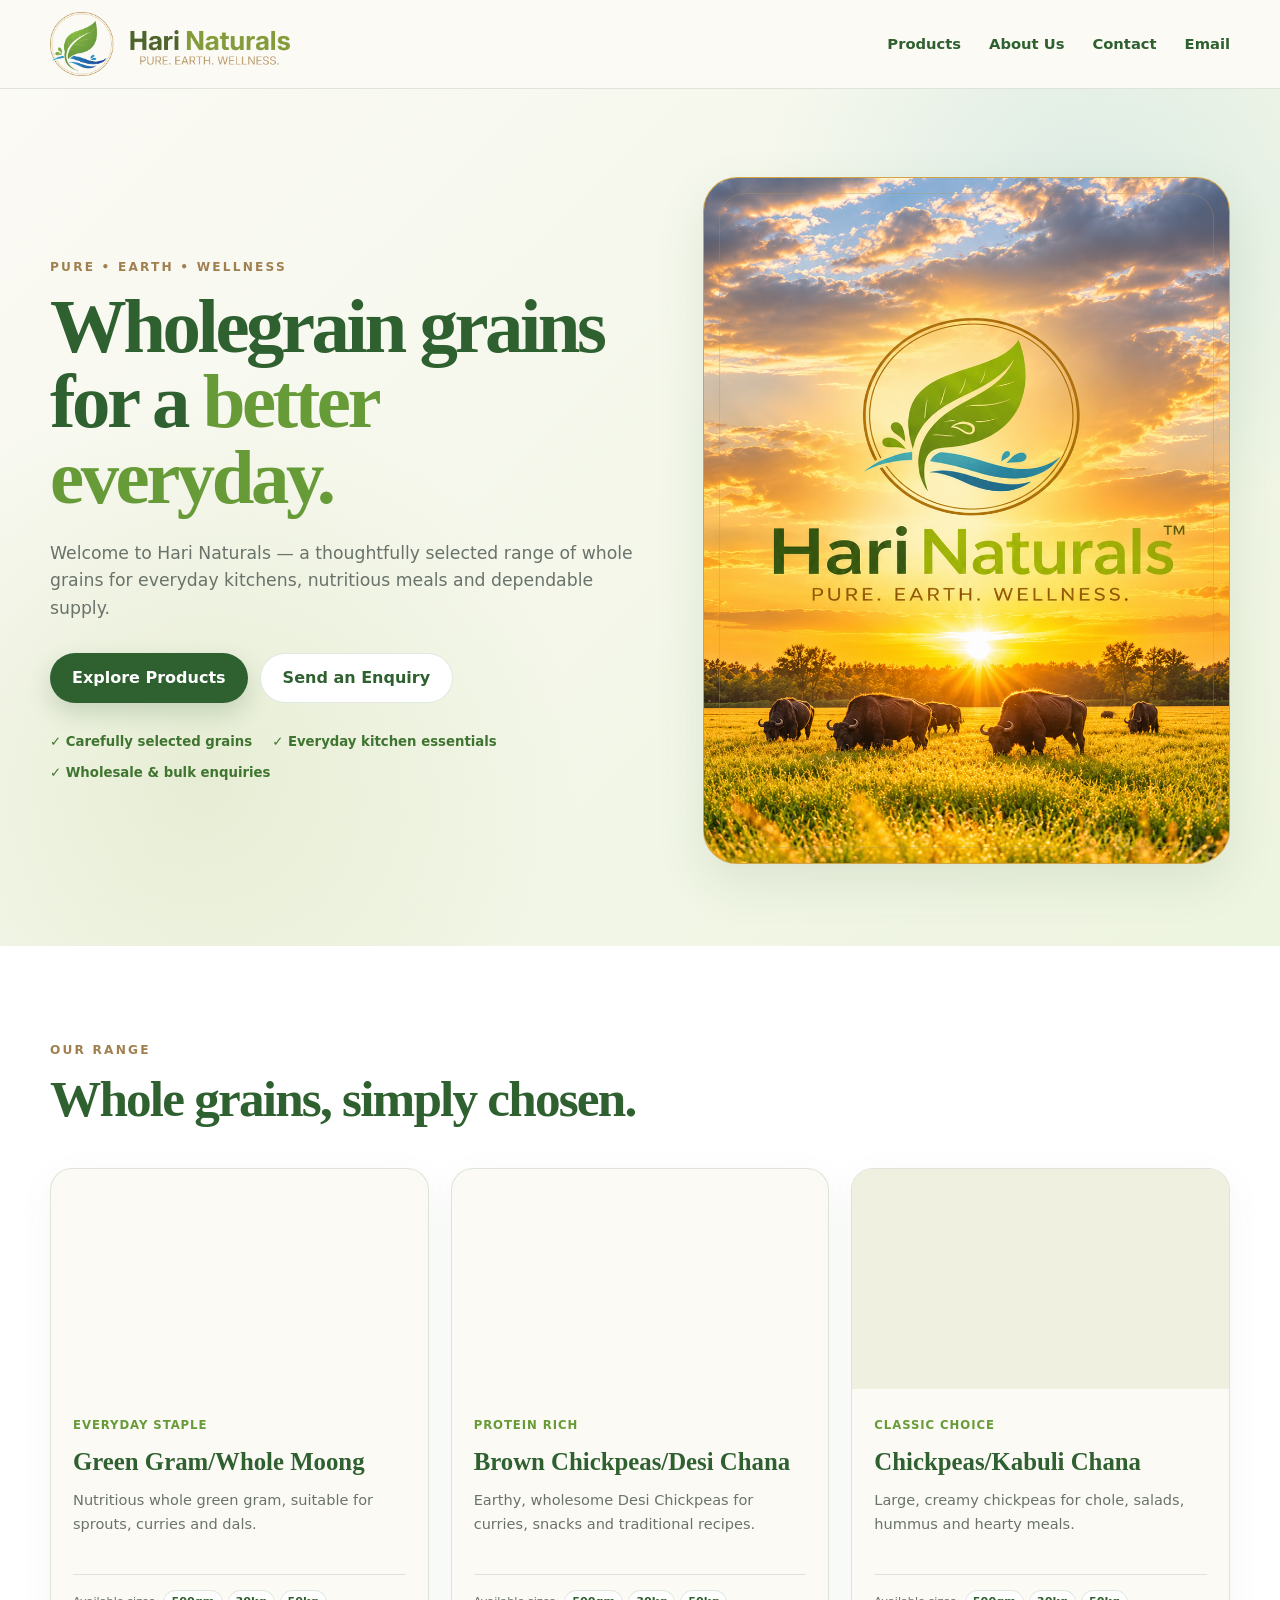
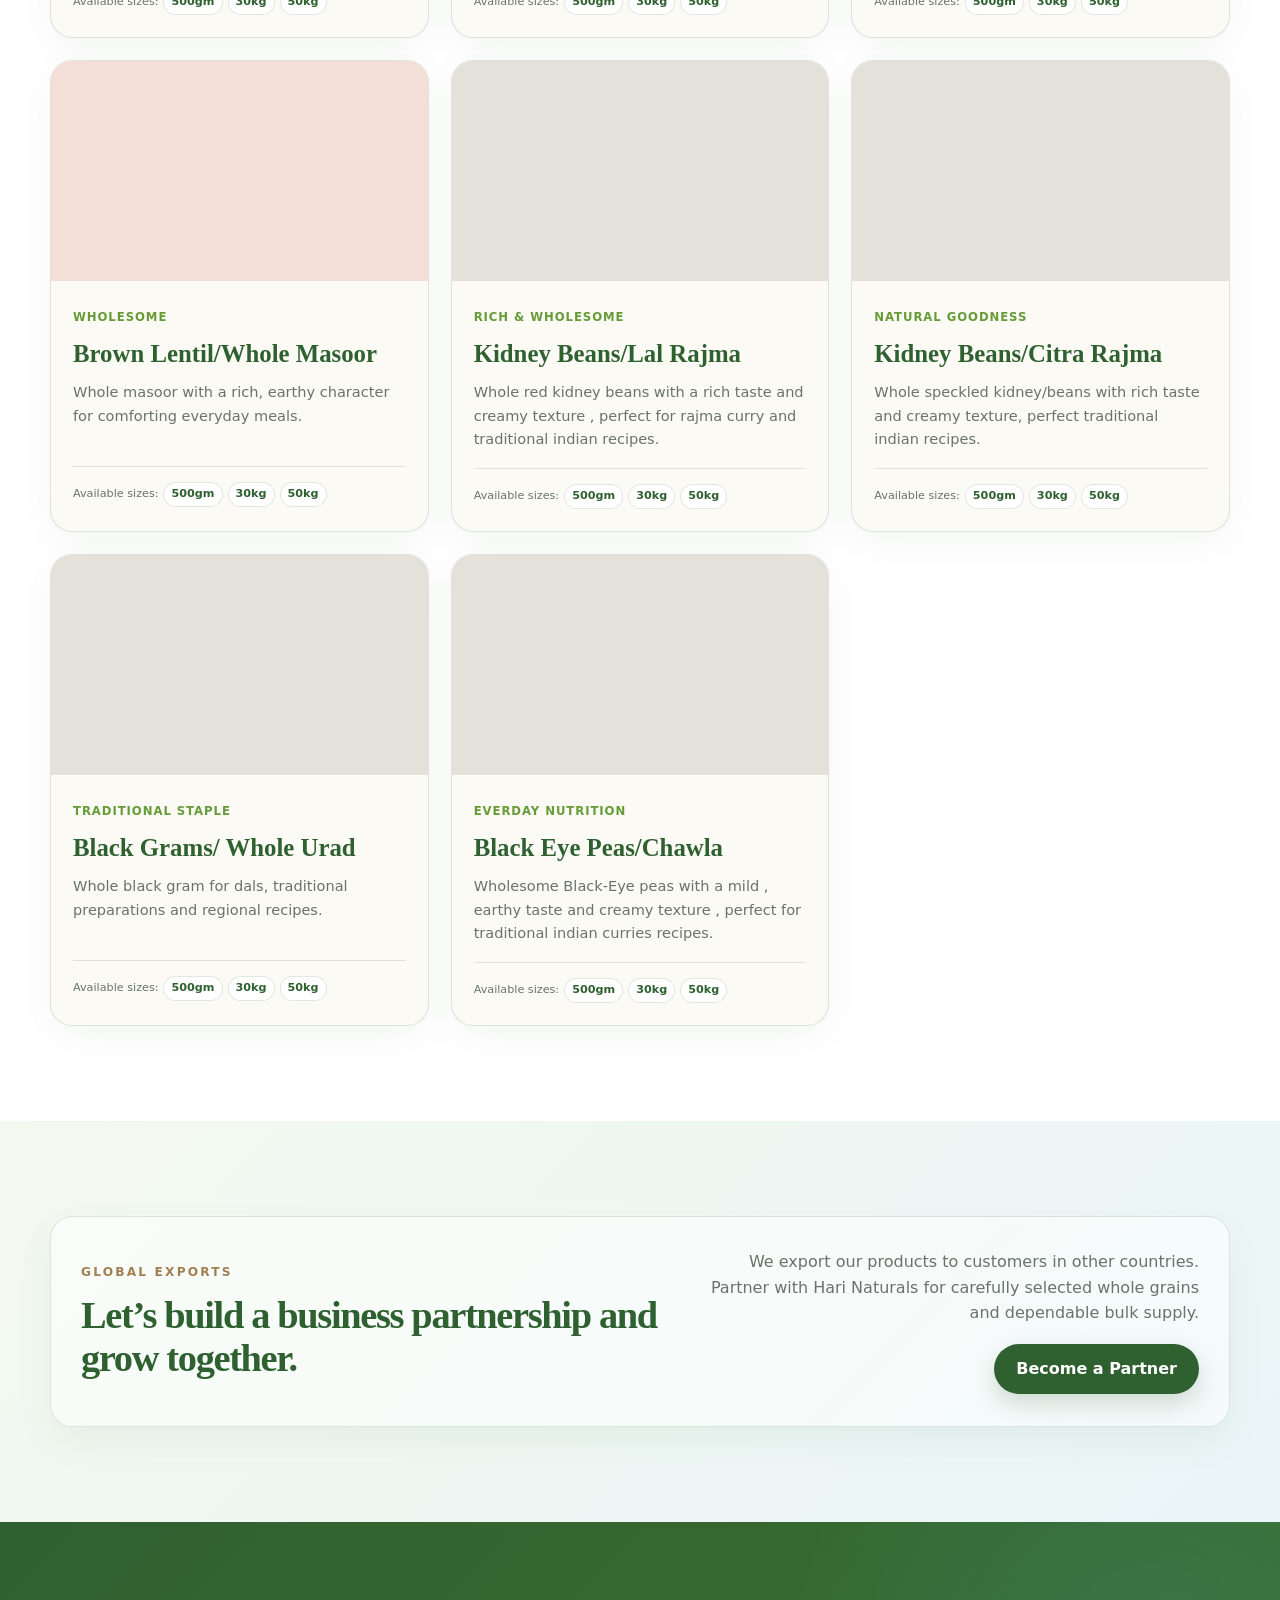
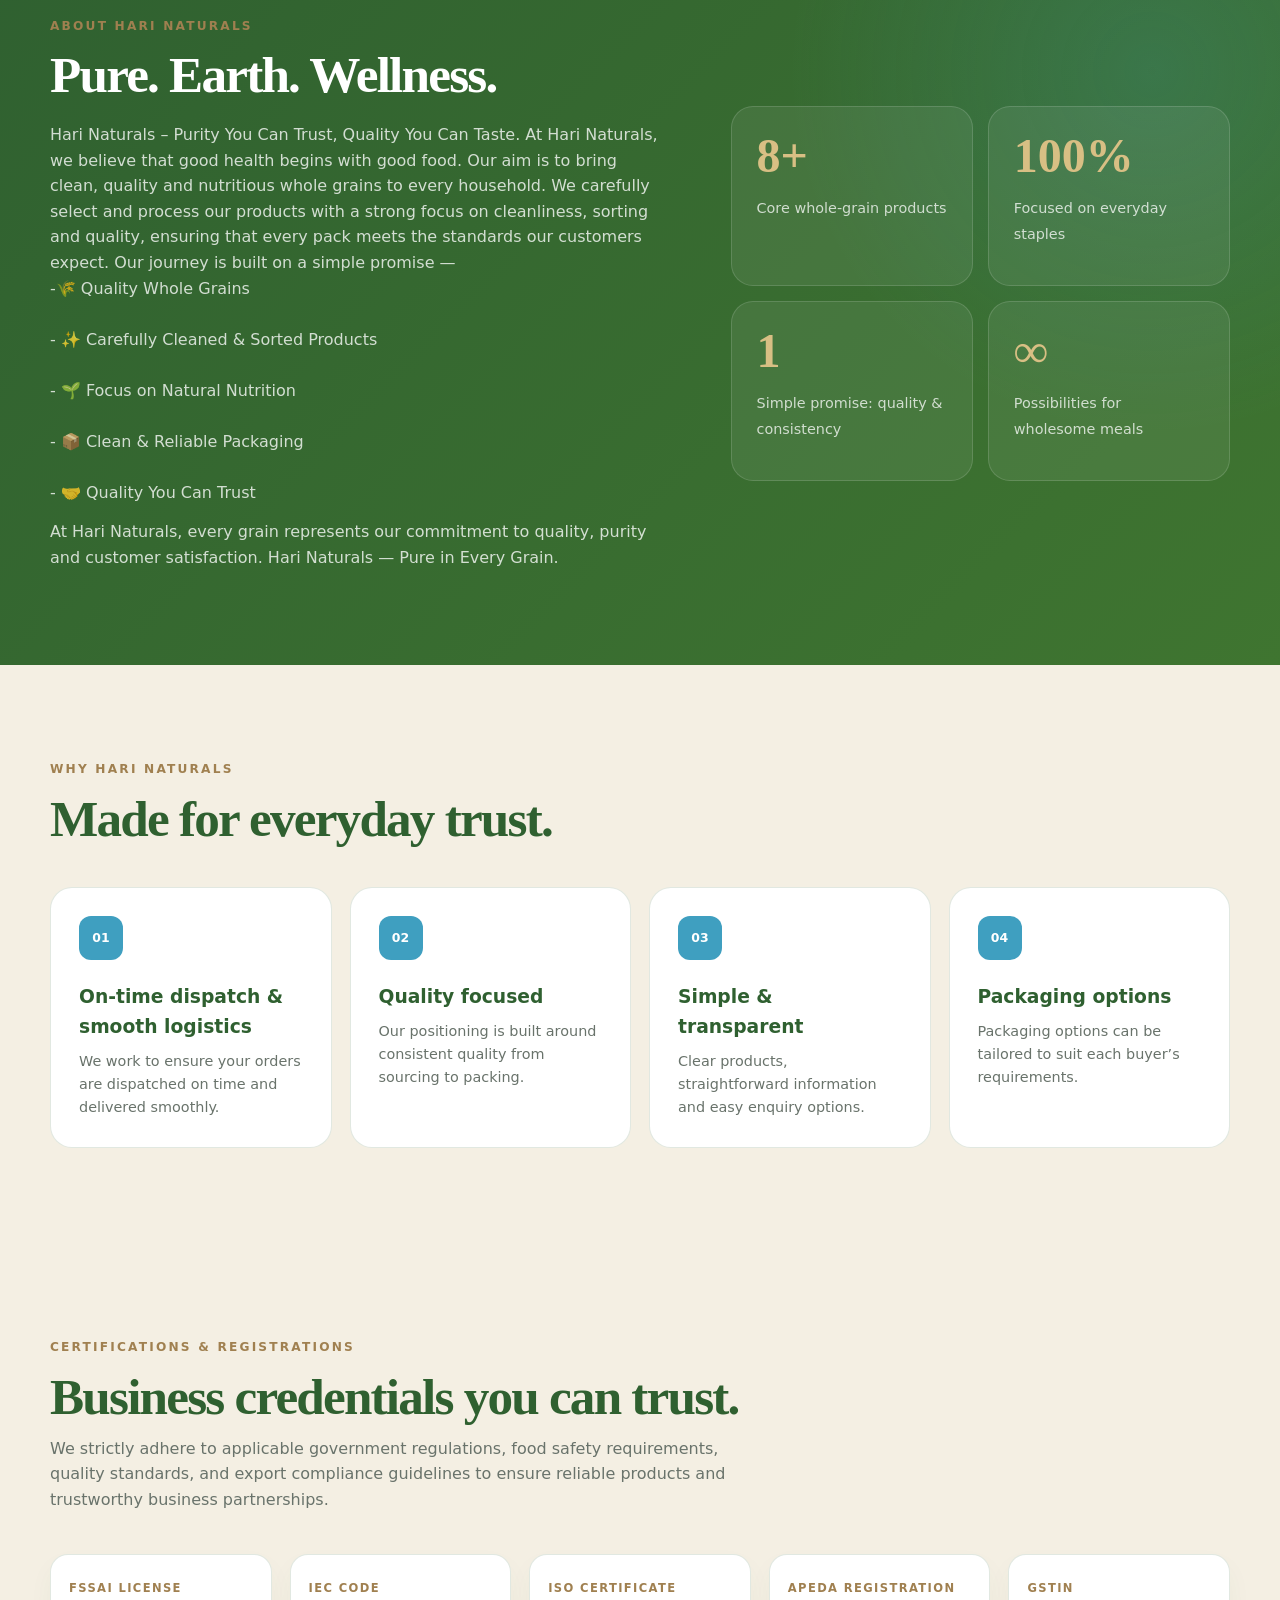
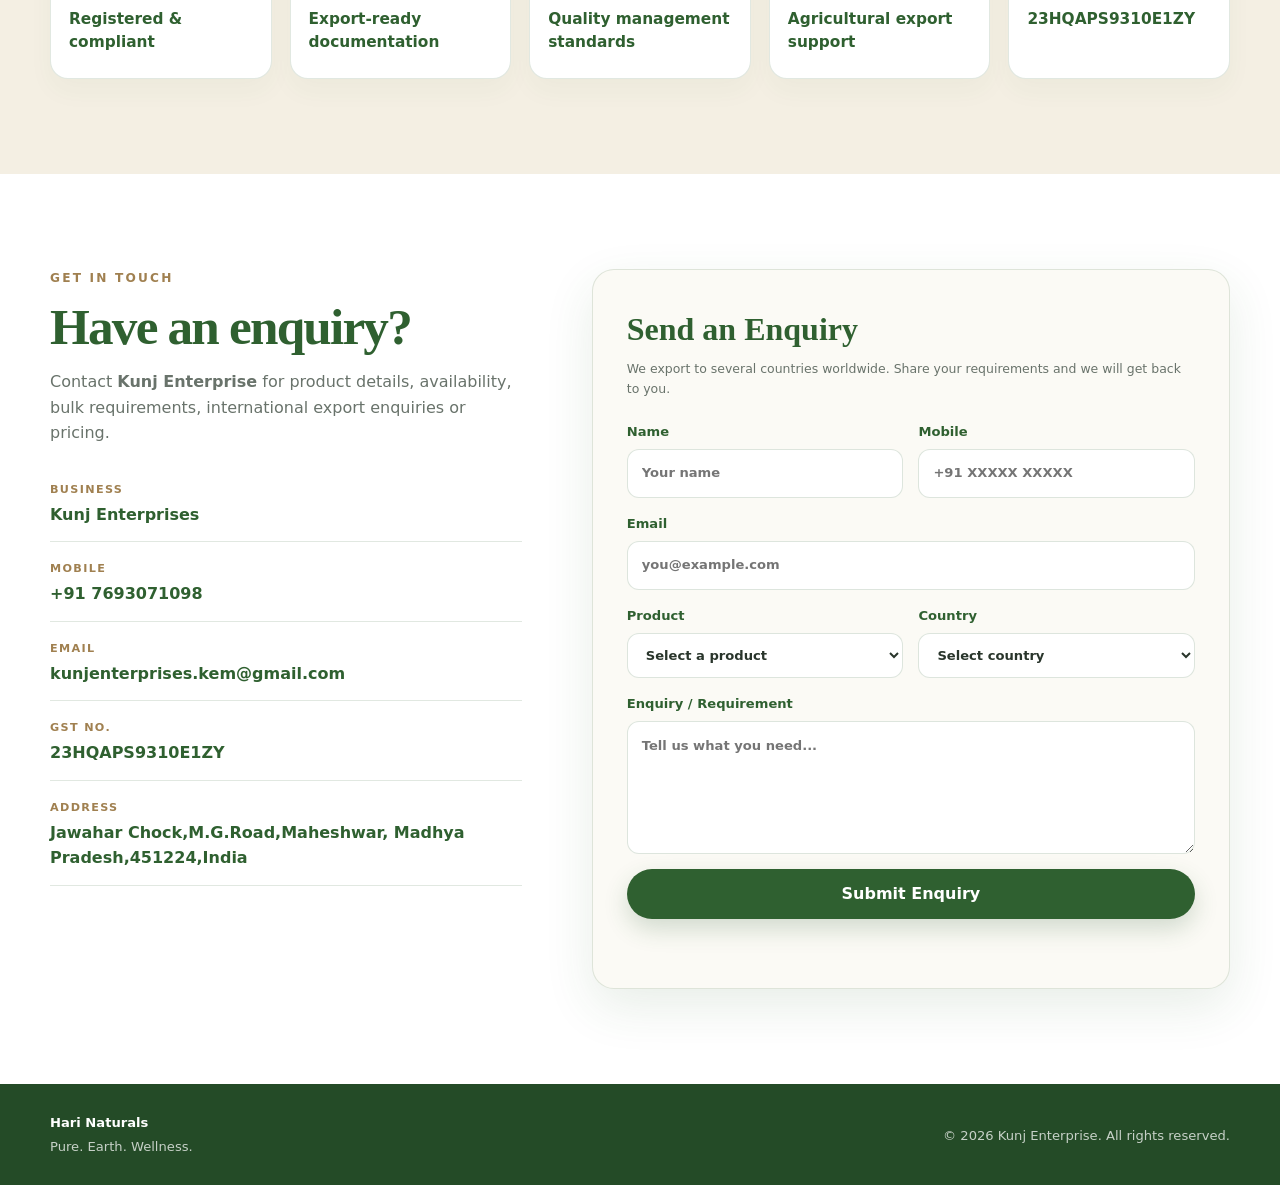
<file: index.html>
<!DOCTYPE html>
<html lang="en">

<head>
  <meta charset="UTF-8">
  <meta name="viewport" content="width=device-width, initial-scale=1.0">

  <title>Hari Naturals | Pure. Earth. Wellness.</title>
  <meta name="description"
    content="Hari Naturals - wholesome whole grains including whole moong, desi chana, kabuli chana, whole masoor and whole urad.">
  <meta name="keywords"
    content="Hari Naturals, whole grains, whole moong, desi chana, kabuli chana, whole masoor, whole urad">

  <link rel="stylesheet" href="style.css">
</head>

<body>

  <!-- ==================== HEADER ==================== -->
  <header class="site-header" id="top">
    <div class="container nav-wrap">
      <a class="brand" href="#top" aria-label="Hari Naturals home">
        <img src="assets/logo-line.jpeg" alt="Hari Naturals logo">
      </a>

      <nav class="main-nav" aria-label="Main navigation">
        <a href="#products">Products</a>
        <a href="#about">About Us</a>
        <a href="#contact">Contact</a>
        <a href="mailto:kunjenterprises.kem@gmail.com">Email</a>
      </nav>
    </div>
  </header>

  <!-- ==================== HERO ==================== -->
  <main>
    <section class="hero">
      <div class="container hero-grid">
        <div class="hero-copy">
          <p class="eyebrow">PURE • EARTH • WELLNESS</p>
          <h1>Wholegrain grains for a <span>better everyday.</span></h1>
          <p class="hero-text">
            Welcome to Hari Naturals — a thoughtfully selected range of whole grains
            for everyday  kitchens, nutritious meals and dependable supply.
          </p>

          <div class="hero-actions">
            <a class="btn btn-primary" href="#products">Explore Products</a>
            <a class="btn btn-secondary" href="#contact">Send an Enquiry</a>
          </div>

          <div class="hero-points">
            <span>✓ Carefully selected grains</span>
            <span>✓ Everyday kitchen essentials</span>
            <span>✓ Wholesale & bulk enquiries</span>
          </div>
        </div>

        <div class="hero-logo-card">
          <div class="leaf-glow"></div>
        <img src="assets/HariNaturals Golden Field Sunrise.png" alt="Hari Naturals - Pure. Earth. Wellness.">
          
        </div>
      </div>
    </section>

    <!-- ==================== PRODUCTS ==================== -->
    <section class="section products-section" id="products">
      <div class="container">
        <div class="section-heading">
          <p class="eyebrow">OUR RANGE</p>
          <h2>Whole grains, simply chosen.</h2>
          <p></p>
        </div>

        <div class="product-grid">

          <article class="product-card">
            <div class="product-image product-Moong">
              <video muted loop playsinline aria-label="Green Gram/Whole Moong product video">
                <source src="assets/moong sample video.mp4" type="video/mp4">
              </video>
            </div>
            <div class="product-content">
              <span class="product-tag">Everyday staple</span>
              <h3>Green Gram/Whole Moong</h3>
              <p>Nutritious whole green gram, suitable for sprouts, curries and dals.</p>
              <div class="product-bottom">
                <span class="available-sizes">Available sizes: <strong>500gm</strong> <strong>30kg</strong>
                  <strong>50kg</strong></span>
              </div>
            </div>
          </article>

          <article class="product-card">
            <div class="product-image product-Desi-chana">
              <video muted loop playsinline aria-label="Brown Chickpeas/Desi Chana product video">
                <source src="assets/desi chana.mp4" type="video/mp4">
              </video>
            </div>
            <div class="product-content">
              <span class="product-tag">Protein rich</span>
              <h3>Brown Chickpeas/Desi Chana</h3>
              <p>Earthy, wholesome Desi Chickpeas for curries, snacks and traditional recipes.</p>
              <div class="product-bottom">
                <span class="available-sizes">Available sizes: <strong>500gm</strong> <strong>30kg</strong>
                  <strong>50kg</strong></span>
              </div>
            </div>
          </article>

          <article class="product-card">
            <div class="product-image product-kabuli">
              <video muted loop playsinline aria-label="Chickpeas/Kabuli Chana product video">
                <source src="assets/kabuli chana.mp4" type="video/mp4">
              </video>
            </div>
            <div class="product-content">
              <span class="product-tag">Classic choice</span>
              <h3> Chickpeas/Kabuli Chana</h3>
              <p>Large, creamy chickpeas for chole, salads, hummus and hearty meals.</p>
              <div class="product-bottom">
                <span class="available-sizes">Available sizes: <strong>500gm</strong> <strong>30kg</strong>
                  <strong>50kg</strong></span>
              </div>
            </div>
          </article>

          <article class="product-card">
            <div class="product-image product-masoor">
              <video muted loop playsinline aria-label="Brown Lentil/Whole Masoor product video">
                <source src="assets/masoor.mp4" type="video/mp4">
              </video>
            </div>
            <div class="product-content">
              <span class="product-tag">Wholesome</span>
              <h3>Brown Lentil/Whole Masoor</h3>
              <p>Whole masoor with a rich, earthy character for comforting everyday meals.</p>
              <div class="product-bottom">
                <span class="available-sizes">Available sizes: <strong>500gm</strong> <strong>30kg</strong>
                  <strong>50kg</strong></span>
              </div>
            </div>
          </article>

          <article class="product-card">
            <div class="product-image product-urad">
              <video muted loop playsinline aria-label="Kidney Beans/Lal Rajma product video">
                <source src="assets/Red Kidney Beans.mp4" type="video/mp4">
              </video>
            </div>
            <div class="product-content">
              <span class="product-tag">rich & wholesome </span>
              <h3>Kidney Beans/Lal Rajma</h3>
              <p>Whole red kidney beans with a rich taste and creamy texture , perfect for rajma curry and traditional
                indian recipes.</p>
              <div class="product-bottom">
                <span class="available-sizes">Available sizes: <strong>500gm</strong> <strong>30kg</strong>
                  <strong>50kg</strong></span>
              </div>
            </div>
          </article>

          <article class="product-card">
            <div class="product-image product-urad">
              <video muted loop playsinline aria-label="Kidney Beans/Citra Rajma product video">
                <source src="assets/chitra rajma.mp4" type="video/mp4">
              </video>
            </div>
            <div class="product-content">
              <span class="product-tag">Natural goodness</span>
              <h3> Kidney Beans/Citra Rajma</h3>
              <p>Whole speckled kidney/beans with rich taste and creamy texture, perfect traditional indian recipes.</p>
              <div class="product-bottom">
                <span class="available-sizes">Available sizes: <strong>500gm</strong> <strong>30kg</strong>
                  <strong>50kg</strong></span>
              </div>
            </div>
          </article>

          <article class="product-card">
            <div class="product-image product-urad">
              <video muted loop playsinline aria-label="Black Grams/Whole Urad product video">
                <source src="assets/Black Beans.mp4" type="video/mp4">
              </video>
            </div>
            <div class="product-content">
              <span class="product-tag">Traditional staple</span>
              <h3> Black Grams/ Whole Urad</h3>
              <p>Whole black gram for dals, traditional preparations and regional recipes.</p>
              <div class="product-bottom">
                <span class="available-sizes">Available sizes: <strong>500gm</strong> <strong>30kg</strong>
                  <strong>50kg</strong></span>
              </div>
            </div>
          </article>

          <article class="product-card">
            <div class="product-image product-urad">
              <video muted loop playsinline aria-label="Black Eye Peas/Chawla product video">
                <source src="assets/chavla sample.mp4" type="video/mp4">
              </video>
            </div>
            <div class="product-content">
              <span class="product-tag">everday nutrition</span>
              <h3>Black Eye Peas/Chawla</h3>
              <p>Wholesome Black-Eye peas with a mild , earthy taste and creamy texture , perfect for traditional indian
                curries recipes.</p>

              <div class="product-bottom">
                <span class="available-sizes">Available sizes: <strong>500gm</strong> <strong>30kg</strong>
                  <strong>50kg</strong></span>
              </div>
            </div>
          </article>

        </div>
      </div>
    </section>

    <section class="section export-banner-section">
      <div class="container export-banner">
        <div>
          <p class="eyebrow">GLOBAL EXPORTS</p>
          <h2>Let’s build a business partnership and grow together.</h2>
        </div>
        <div class="export-meta">
          <p>We export our products to customers in other countries. Partner with Hari Naturals for carefully selected whole grains and dependable bulk supply.</p>
          <a class="btn btn-primary" href="#contact">Become a Partner</a>
        </div>
      </div>
    </section>

    <!-- ==================== ABOUT ==================== -->
    <section class="section about-section" id="about">
      <div class="container about-grid">
        <div class="about-card">
          <p class="eyebrow">ABOUT HARI NATURALS</p>
          <h2>Pure. Earth. Wellness.</h2>
          <p>

            Hari Naturals – Purity You Can Trust, Quality You Can Taste.

            At Hari Naturals, we believe that good health begins with good food. Our aim is to bring clean, quality and
            nutritious whole grains to every household.

            We carefully select and process our products with a strong focus on cleanliness, sorting and quality,
            ensuring that every pack meets the standards our customers expect.

            Our journey is built on a simple promise — <to provide everyday food products that combine quality, purity
              and value. We are committed to continuously improving our products and creating a brand that families can
              trust. Our Commitment </p>



              <BR>-🌾 Quality Whole Grains </br>
              <br>- ✨ Carefully Cleaned & Sorted Products </br>
              <br>- 🌱 Focus on Natural Nutrition </br>
              <br>- 📦 Clean & Reliable Packaging </br>
              <br>- 🤝 Quality You Can Trust
              </br>

              <p>

                At Hari Naturals, every grain represents our commitment to quality, purity and customer satisfaction.

                Hari Naturals — Pure in Every Grain.




              </p>
        </div>

        <div class="about-stats">
          <div class="stat-card">
            <strong>8+</strong>
            <span>Core whole-grain products</span>
          </div>
          <div class="stat-card">
            <strong>100%</strong>
            <span>Focused on everyday staples</span>
          </div>
          <div class="stat-card">
            <strong>1</strong>
            <span>Simple promise: quality & consistency</span>
          </div>
          <div class="stat-card">
            <strong>∞</strong>
            <span>Possibilities for wholesome meals</span>
          </div>



        </div>
      </div>
    </section>

    <!-- ==================== WHY US ==================== -->
    <section class="section why-section" id="why-us">
      <div class="container">
        <div class="section-heading">
          <p class="eyebrow">WHY HARI NATURALS</p>
          <h2>Made for everyday trust.</h2>
        </div>

        <div class="benefit-grid">
          <div class="benefit-card">
            <div class="icon">01</div>
            <h3>On-time dispatch &amp; smooth logistics</h3>
            <p>We work to ensure your orders are dispatched on time and delivered smoothly.</p>
          </div>
          <div class="benefit-card">
            <div class="icon">02</div>
            <h3>Quality focused</h3>
            <p>Our positioning is built around consistent quality from sourcing to packing.</p>
          </div>
          <div class="benefit-card">
            <div class="icon">03</div>
            <h3>Simple & transparent</h3>
            <p>Clear products, straightforward information and easy enquiry options.</p>
          </div>
          <div class="benefit-card">
            <div class="icon">04</div>
            <h3>Packaging options </h3>
            <p>Packaging options can be tailored to suit each buyer’s requirements.</p>
          </div>
        </div>
      </div>
    </section>

    <section class="section credentials-section">
      <div class="container">
        <div class="section-heading">
          <p class="eyebrow">CERTIFICATIONS & REGISTRATIONS</p>
          <h2>Business credentials you can trust.</h2>
          <p>We strictly adhere to applicable government regulations, food safety requirements, quality standards, and export compliance guidelines to ensure reliable products and trustworthy business partnerships.</p>
        </div>

        <div class="credentials-grid">
          <div class="credential-card">
            <span>FSSAI License</span>
            <strong>Registered & compliant</strong>
          </div>
          <div class="credential-card">
            <span>IEC Code</span>
            <strong>Export-ready documentation</strong>
          </div>
          <div class="credential-card">
            <span>ISO Certificate</span>
            <strong>Quality management standards</strong>
          </div>
          <div class="credential-card">
            <span>APEDA Registration</span>
            <strong>Agricultural export support</strong>
          </div>
          <div class="credential-card">
            <span>GSTIN</span>
            <strong>23HQAPS9310E1ZY</strong>
          </div>
        </div>
      </div>
    </section>

    <!-- ==================== CONTACT + ENQUIRY ==================== -->
    <section class="section contact-section" id="contact">
      <div class="container contact-grid">
        <div class="contact-copy">
          <p class="eyebrow">GET IN TOUCH</p>
          <h2>Have an enquiry?</h2>
          <p>
            Contact <strong>Kunj Enterprise</strong> for product details, availability,
            bulk requirements, international export enquiries or pricing.
          </p>

          <div class="contact-details">
            <!-- Replace these dummy values with your actual business details. -->
            <div>
              <span>Business</span>
              <strong>Kunj Enterprises</strong>
            </div>
            <div>
              <span>Mobile</span>
              <strong>+91 7693071098</strong>
            </div>
            <div>
              <span>Email</span>
              <strong>kunjenterprises.kem@gmail.com</strong>
            </div>
            <div>
              <span>GST No.</span>
              <strong>23HQAPS9310E1ZY</strong>
            </div>
            <div>
              <span>Address</span>
              <strong>Jawahar Chock,M.G.Road,Maheshwar, Madhya Pradesh,451224,India</strong>
            </div>
          </div>
        </div>

        <div class="enquiry-card">
          <h3>Send an Enquiry</h3>
          <p class="form-note">We export to several countries worldwide. Share your requirements and we will get back to you.</p>

          <form id="enquiryForm">
            <div class="form-row">
              <label>
                Name
                <input type="text" name="name" placeholder="Your name" required>
              </label>
              <label>
                Mobile
                <input type="tel" name="mobile" placeholder="+91 XXXXX XXXXX" required>
              </label>
            </div>

            <label>
              Email
              <input type="email" name="email" placeholder="you@example.com">
            </label>

            <div class="form-row">
              <label>
                Product
                <select name="product">
                  <option value="">Select a product</option>
                  <option>Whole Moong</option>
                  <option>Desi Chana</option>
                  <option>Kabuli Chana</option>
                  <option>Whole Masoor</option>
                  <option>Whole Urad</option>
                  <option>General Enquiry</option>
                </select>
              </label>

              <label>
                Country
                <select name="country">
                  <option value="">Select country</option>
                  <option>India</option>
                  <option>United Arab Emirates</option>
                  <option>Saudi Arabia</option>
                  <option>United Kingdom</option>
                  <option>United States</option>
                  <option>Canada</option>
                  <option>Australia</option>
                  <option>Other</option>
                </select>
              </label>
            </div>

            <label>
              Enquiry / Requirement
              <textarea name="message" rows="5" placeholder="Tell us what you need..."></textarea>
            </label>

            <button class="btn btn-primary btn-full" type="submit">Submit Enquiry</button>
            <p class="form-status" id="formStatus" aria-live="polite"></p>
          </form>
        </div>
      </div>
    </section>
  </main>

  <!-- ==================== FOOTER ==================== -->
  <footer class="site-footer">
    <div class="container footer-wrap">
      <div>
        <strong>Hari Naturals</strong>
        <p>Pure. Earth. Wellness.</p>
      </div>
      <p>© <span id="year"></span> Kunj Enterprise. All rights reserved.</p>
    </div>
  </footer>

  <script src="script.js"></script>
</body>

</html>
</file>
<file: style.css>
/* =========================================================
   HARI NATURALS - MAIN STYLESHEET
   Brand palette sampled/approximated from the supplied logo:
   - Deep green
   - Leaf green
   - Natural blue
   - Warm gold
   ========================================================= */

:root {
  --green-900: #2f6030;
  --green-800: #3f7530;
  --green-700: #679b38;
  --green-500: #8fb044;
  --green-100: #edf4df;

  --blue-700: #3f9fc0;
  --blue-500: #55b5d0;
  --blue-100: #e6f5f8;

  --gold-600: #a08050;
  --gold-500: #b2955c;
  --gold-300: #d6bd86;

  --cream: #fbfaf5;
  --sand: #f4efe3;
  --brown: #6d5739;

  --text: #29352b;
  --muted: #69736b;
  --white: #ffffff;
  --border: rgba(47, 96, 48, 0.14);

  --shadow: 0 18px 50px rgba(47, 96, 48, 0.11);
  --radius: 22px;
  --container: 1180px;
}

* {
  box-sizing: border-box;
  margin: 0;
  padding: 0;
}

html {
  scroll-behavior: smooth;
}

body {
  font-family: Inter, ui-sans-serif, system-ui, -apple-system, BlinkMacSystemFont,
    "Segoe UI", sans-serif;
  color: var(--text);
  background: var(--cream);
  line-height: 1.6;
}

img {
  display: block;
  max-width: 100%;
}

a {
  color: inherit;
  text-decoration: none;
}

button,
input,
textarea,
select {
  font: inherit;
}

.container {
  width: min(var(--container), calc(100% - 40px));
  margin-inline: auto;
}

/* ==================== HEADER ==================== */

.site-header {
  position: sticky;
  top: 0;
  z-index: 100;
  background: rgba(251, 250, 245, 0.94);
  border-bottom: 1px solid var(--border);
  backdrop-filter: blur(14px);
}

.nav-wrap {
  min-height: 88px;
  display: flex;
  align-items: center;
  justify-content: space-between;
  gap: 30px;
}

.brand {
  display: flex;
  align-items: center;
  flex-shrink: 0;
}

.brand img {
  width: 240px;
  height: auto;
  mix-blend-mode: multiply;
}

.main-nav {
  display: flex;
  align-items: center;
  gap: 28px;
  font-size: 0.92rem;
  font-weight: 700;
}

.main-nav a {
  color: var(--green-900);
  transition: color 0.2s ease;
}

.main-nav a:hover {
  color: var(--blue-700);
}

/* ==================== HERO ==================== */

.hero {
  position: relative;
  overflow: hidden;
  background:
    radial-gradient(circle at 85% 15%, rgba(63, 159, 192, 0.13), transparent 25%),
    radial-gradient(circle at 15% 80%, rgba(143, 176, 68, 0.14), transparent 30%),
    linear-gradient(135deg, var(--cream), var(--green-100));
  padding: 88px 0 82px;
}

.hero-grid {
  display: grid;
  grid-template-columns: 1.05fr 0.95fr;
  align-items: center;
  gap: 70px;
}

.eyebrow {
  color: var(--gold-600);
  font-size: 0.76rem;
  letter-spacing: 0.18em;
  font-weight: 850;
  margin-bottom: 12px;
}

.hero h1 {
  max-width: 720px;
  color: var(--green-900);
  font-family: Georgia, "Times New Roman", serif;
  font-size: clamp(3rem, 6vw, 5.6rem);
  line-height: 0.98;
  letter-spacing: -0.045em;
}

.hero h1 span {
  color: var(--green-700);
}

.hero-text {
  max-width: 650px;
  color: var(--muted);
  margin: 25px 0 30px;
  font-size: 1.08rem;
}

.hero-actions {
  display: flex;
  flex-wrap: wrap;
  gap: 12px;
}

.btn {
  display: inline-flex;
  justify-content: center;
  align-items: center;
  min-height: 50px;
  padding: 0 22px;
  border: 0;
  border-radius: 999px;
  font-weight: 800;
  cursor: pointer;
  transition: transform 0.2s ease, box-shadow 0.2s ease;
}

.btn:hover {
  transform: translateY(-2px);
}

.btn-primary {
  color: var(--white);
  background: var(--green-900);
  box-shadow: 0 10px 25px rgba(47, 96, 48, 0.20);
}

.btn-secondary {
  color: var(--green-900);
  background: var(--white);
  border: 1px solid var(--border);
}

.btn-full {
  width: 100%;
}

.hero-points {
  display: flex;
  flex-wrap: wrap;
  gap: 10px 20px;
  margin-top: 28px;
  color: var(--green-800);
  font-size: 0.83rem;
  font-weight: 700;
}

.hero-logo-card {
  position: relative;
  aspect-ratio: 941 / 1226;
  min-height: 0;
  display: flex;
  align-items: flex-end;
  justify-content: center;
  padding: 40px 30px 32px;
  overflow: hidden;
  background: #e8ad4c;
  border: 1px solid rgba(47,96,48,0.12);
  border-radius: 34px;
  box-shadow: var(--shadow);
}

.hero-logo-card::before {
  content: "";
  position: absolute;
  inset: 15px;
  border: 1px solid rgba(178,149,92,0.32);
  border-radius: 26px;
  z-index: 2;
  pointer-events: none;
}

.hero-logo-card img {
  position: absolute;
  inset: 0;
  width: 100%;
  height: 100%;
  max-width: none;
  max-height: none;
  object-fit: fill;
}

.hero-logo-card p {
  position: relative;
  z-index: 3;
  max-width: 330px;
  margin: 0;
  padding: 10px 16px;
  color: var(--white);
  background: rgba(47, 96, 48, 0.72);
  border: 1px solid rgba(255, 255, 255, 0.25);
  border-radius: 999px;
  text-align: center;
  font-size: 0.9rem;
}

.leaf-glow {
  display: none;
}

/* ==================== SECTIONS ==================== */

.section {
  padding: 95px 0;
}

.section-heading {
  max-width: 700px;
  margin-bottom: 42px;
}

.section-heading h2,
.about-card h2,
.contact-copy h2 {
  color: var(--green-900);
  font-family: Georgia, "Times New Roman", serif;
  font-size: clamp(2.2rem, 4vw, 3.5rem);
  line-height: 1.05;
  letter-spacing: -0.035em;
}

.section-heading > p:last-child {
  margin-top: 12px;
  color: var(--muted);
}

/* ==================== PRODUCTS ==================== */

.products-section {
  background: var(--white);
}

.product-grid {
  display: grid;
  grid-template-columns: repeat(3, 1fr);
  gap: 22px;
}

.product-card {
  overflow: hidden;
  background: var(--cream);
  border: 1px solid var(--border);
  border-radius: var(--radius);
  box-shadow: 0 10px 35px rgba(47, 96, 48, 0.06);
  transition: transform 0.25s ease, box-shadow 0.25s ease;
}

.product-card:hover {
  transform: translateY(-5px);
  box-shadow: var(--shadow);
}

.product-image {
  height: 220px;
  padding: 25px;
  display: grid;
  place-items: center;
  overflow: hidden;
}

.product-image img {
  width: 100%;
  height: 100%;
  object-fit: contain;
}

.product-image video {
  width: 100%;
  height: 100%;
  object-fit: cover;
  display: block;
  border-radius: 12px;
}

.product-moong { background: #edf4df; }
.product-desi-chana { background: #f4e8cd; }
.product-kabuli { background: #eff0df; }
.product-masoor { background: #f4dfd8; }
.product-urad { background: #e3e1da; }

.product-content {
  padding: 22px;
}

.product-tag {
  color: var(--green-700);
  font-size: 0.73rem;
  font-weight: 800;
  text-transform: uppercase;
  letter-spacing: 0.08em;
}

.product-content h3 {
  color: var(--green-900);
  font-family: Georgia, "Times New Roman", serif;
  font-size: 1.55rem;
  margin: 5px 0 7px;
}

.product-content p {
  color: var(--muted);
  font-size: 0.91rem;
  min-height: 68px;
}

.product-bottom {
  display: flex;
  justify-content: space-between;
  align-items: end;
  margin-top: 18px;
  padding-top: 15px;
  border-top: 1px solid var(--border);
}

.product-bottom strong {
  color: var(--green-900);
  font-size: 1.4rem;
}

.product-bottom small {
  font-size: 0.7rem;
  font-weight: 600;
}

.product-bottom span {
  color: var(--muted);
  font-size: 0.7rem;
}

.available-sizes {
  display: flex;
  flex-wrap: wrap;
  align-items: center;
  gap: 5px;
  line-height: 1.5;
}

.available-sizes strong {
  padding: 3px 7px;
  border: 1px solid var(--border);
  border-radius: 999px;
  color: var(--green-900);
  background: var(--white);
  font-size: 0.7rem;
  font-weight: 800;
}

/* ==================== ABOUT ==================== */

.about-section {
  color: var(--white);
  background:
    radial-gradient(circle at 90% 20%, rgba(63,159,192,0.18), transparent 28%),
    linear-gradient(135deg, #2f6030, #3f7530);
}

.about-card h2 {
  color: var(--white);
  margin-bottom: 20px;
}

.about-card > p:not(.eyebrow) {
  color: rgba(255,255,255,0.78);
  margin-top: 13px;
}

.dummy-note {
  padding: 15px 18px;
  border-left: 3px solid var(--gold-300);
  background: rgba(255,255,255,0.07);
  font-size: 0.88rem;
}

.about-grid {
  display: grid;
  grid-template-columns: 1.1fr 0.9fr;
  gap: 70px;
  align-items: center;
}

.about-stats {
  display: grid;
  grid-template-columns: repeat(2, 1fr);
  gap: 15px;
}

.stat-card {
  min-height: 180px;
  padding: 25px;
  border: 1px solid rgba(255,255,255,0.14);
  border-radius: var(--radius);
  background: rgba(255,255,255,0.07);
}

.stat-card strong {
  display: block;
  color: #d8bf84;
  font-family: Georgia, "Times New Roman", serif;
  font-size: 3rem;
  line-height: 1;
  margin-bottom: 15px;
}

.stat-card span {
  color: rgba(255,255,255,0.75);
  font-size: 0.9rem;
}

/* ==================== WHY US ==================== */

.why-section {
  background: var(--sand);
}

.benefit-grid {
  display: grid;
  grid-template-columns: repeat(4, 1fr);
  gap: 18px;
}

.benefit-card {
  padding: 28px;
  background: var(--white);
  border-radius: var(--radius);
  border: 1px solid var(--border);
}

.icon {
  width: 44px;
  height: 44px;
  display: grid;
  place-items: center;
  margin-bottom: 22px;
  color: var(--white);
  background: var(--blue-700);
  border-radius: 12px;
  font-size: 0.78rem;
  font-weight: 800;
}

.benefit-card h3 {
  color: var(--green-900);
  margin-bottom: 8px;
}

.benefit-card p {
  color: var(--muted);
  font-size: 0.9rem;
}

/* ==================== CERTIFICATIONS ==================== */

.credentials-section {
  background: var(--sand);
}

.credentials-grid {
  display: grid;
  grid-template-columns: repeat(5, minmax(0, 1fr));
  gap: 18px;
}

.credential-card {
  padding: 24px 18px;
  border: 1px solid var(--border);
  border-radius: 18px;
  background: var(--white);
  box-shadow: 0 12px 26px rgba(47, 96, 48, 0.04);
}

.credential-card span {
  display: block;
  color: var(--gold-600);
  font-size: 0.72rem;
  font-weight: 800;
  text-transform: uppercase;
  letter-spacing: 0.12em;
}

.credential-card strong {
  display: block;
  margin-top: 10px;
  color: var(--green-900);
  font-size: 0.96rem;
  line-height: 1.5;
}

/* ==================== EXPORT BANNER ==================== */

.export-banner-section {
  background: linear-gradient(135deg, #f3f9ef, #eaf5f8);
}

.export-banner {
  display: grid;
  grid-template-columns: 1.1fr 0.9fr;
  gap: 24px;
  align-items: center;
  padding: 32px 30px;
  border: 1px solid var(--border);
  border-radius: var(--radius);
  background: rgba(255, 255, 255, 0.52);
  box-shadow: 0 16px 38px rgba(47, 96, 48, 0.06);
}

.export-banner h2 {
  color: var(--green-900);
  font-family: Georgia, "Times New Roman", serif;
  font-size: clamp(2rem, 3vw, 2.8rem);
  line-height: 1.12;
  letter-spacing: -0.035em;
}

.export-meta {
  display: grid;
  gap: 18px;
  justify-items: end;
}

.export-meta p {
  color: var(--muted);
  text-align: right;
}

/* ==================== CONTACT / FORM ==================== */

.contact-section {
  background: var(--white);
}

.contact-grid {
  display: grid;
  grid-template-columns: 0.85fr 1.15fr;
  gap: 70px;
  align-items: start;
}

.contact-copy h2 {
  margin-bottom: 15px;
}

.contact-copy > p:not(.eyebrow) {
  color: var(--muted);
  max-width: 520px;
}

.contact-details {
  margin-top: 35px;
  display: grid;
  gap: 18px;
}

.contact-details div {
  padding-bottom: 14px;
  border-bottom: 1px solid var(--border);
}

.contact-details span {
  display: block;
  color: var(--gold-600);
  font-size: 0.7rem;
  font-weight: 800;
  text-transform: uppercase;
  letter-spacing: 0.12em;
}

.contact-details strong {
  display: block;
  margin-top: 3px;
  color: var(--green-900);
}

.enquiry-card {
  padding: 34px;
  background: var(--cream);
  border: 1px solid var(--border);
  border-radius: var(--radius);
  box-shadow: var(--shadow);
}

.enquiry-card h3 {
  color: var(--green-900);
  font-family: Georgia, "Times New Roman", serif;
  font-size: 2rem;
}

.form-note {
  color: var(--muted);
  font-size: 0.78rem;
  margin: 4px 0 22px;
}

form {
  display: grid;
  gap: 15px;
}

.form-row {
  display: grid;
  grid-template-columns: 1fr 1fr;
  gap: 15px;
}

label {
  display: grid;
  gap: 7px;
  color: var(--green-900);
  font-size: 0.82rem;
  font-weight: 750;
}

input,
textarea,
select {
  width: 100%;
  border: 1px solid rgba(47, 96, 48, 0.16);
  border-radius: 12px;
  padding: 13px 14px;
  color: var(--text);
  background: var(--white);
  outline: none;
}

textarea {
  resize: vertical;
}

input:focus,
textarea:focus,
select:focus {
  border-color: var(--green-700);
  box-shadow: 0 0 0 3px rgba(103,155,56,0.11);
}

.form-status {
  min-height: 20px;
  color: var(--green-700);
  font-size: 0.8rem;
  font-weight: 700;
}

/* ==================== FOOTER ==================== */

.site-footer {
  padding: 28px 0;
  color: rgba(255,255,255,0.74);
  background: #244b27;
}

.footer-wrap {
  display: flex;
  align-items: center;
  justify-content: space-between;
  gap: 20px;
  font-size: 0.82rem;
}

.footer-wrap strong {
  color: var(--white);
}

.footer-wrap p {
  margin-top: 3px;
}

/* ==================== RESPONSIVE ==================== */

@media (max-width: 980px) {
  .hero-grid,
  .about-grid,
  .contact-grid,
  .export-banner {
    grid-template-columns: 1fr;
  }

  .hero-logo-card {
    aspect-ratio: 941 / 1226;
    min-height: 0;
  }

  .product-grid {
    grid-template-columns: repeat(2, 1fr);
  }

  .benefit-grid,
  .credentials-grid {
    grid-template-columns: repeat(2, 1fr);
  }

  .export-meta {
    justify-items: start;
  }

  .export-meta p {
    text-align: left;
  }
}

@media (max-width: 700px) {
  .container {
    width: min(var(--container), calc(100% - 28px));
  }

  .nav-wrap {
    min-height: 70px;
  }

  .brand img {
    width: 180px;
  }

  .brand {
    order: 0;
  }

  .main-nav {
    display: none;
  }

  .hero {
    padding: 65px 0;
  }

  .hero h1 {
    font-size: clamp(2.7rem, 13vw, 4.3rem);
  }

  .section {
    padding: 70px 0;
  }

  .product-grid,
  .benefit-grid,
  .about-stats,
  .credentials-grid,
  .form-row {
    grid-template-columns: 1fr;
  }

  .product-content p {
    min-height: auto;
  }

  .enquiry-card {
    padding: 24px;
  }

  .footer-wrap {
    align-items: flex-start;
    flex-direction: column;
  }
}

/* Header should scroll with page */
.site-header {
    position: static !important;
    top: auto !important;
    z-index: auto;
}
</file>
